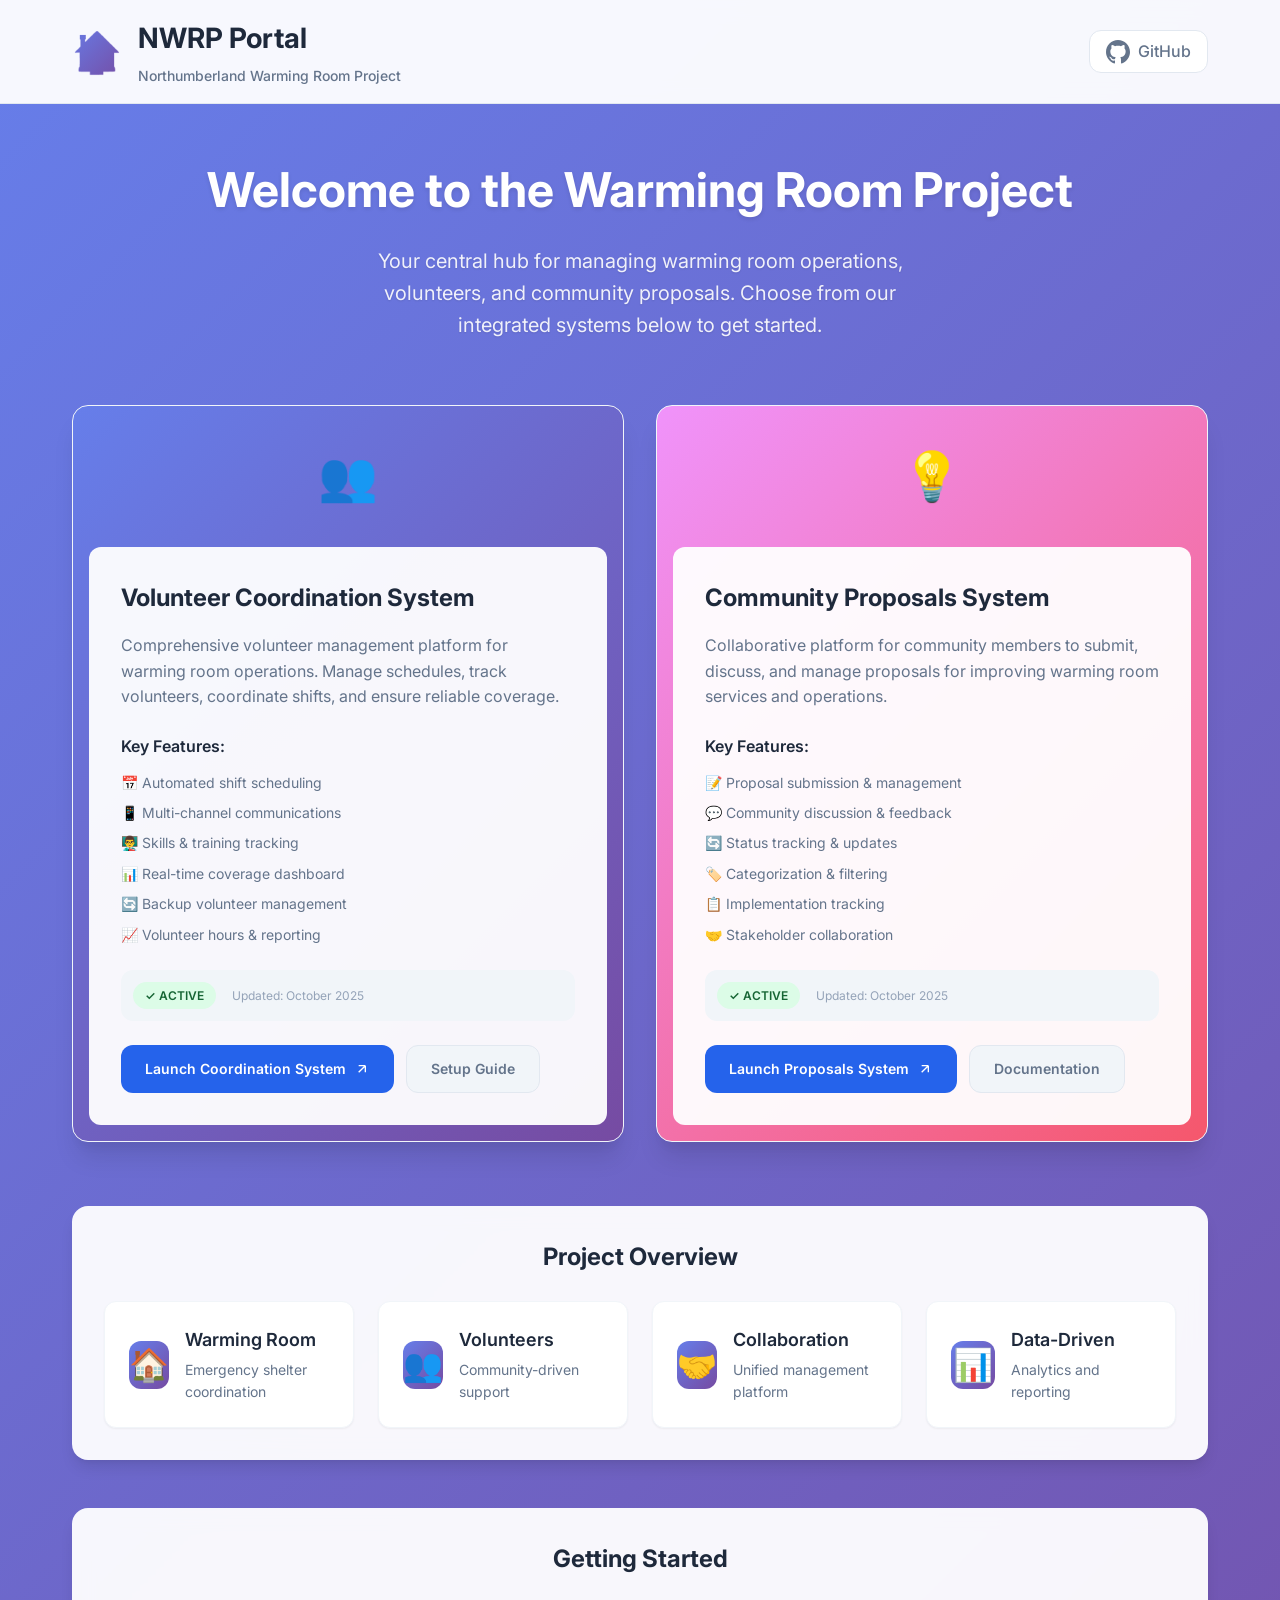
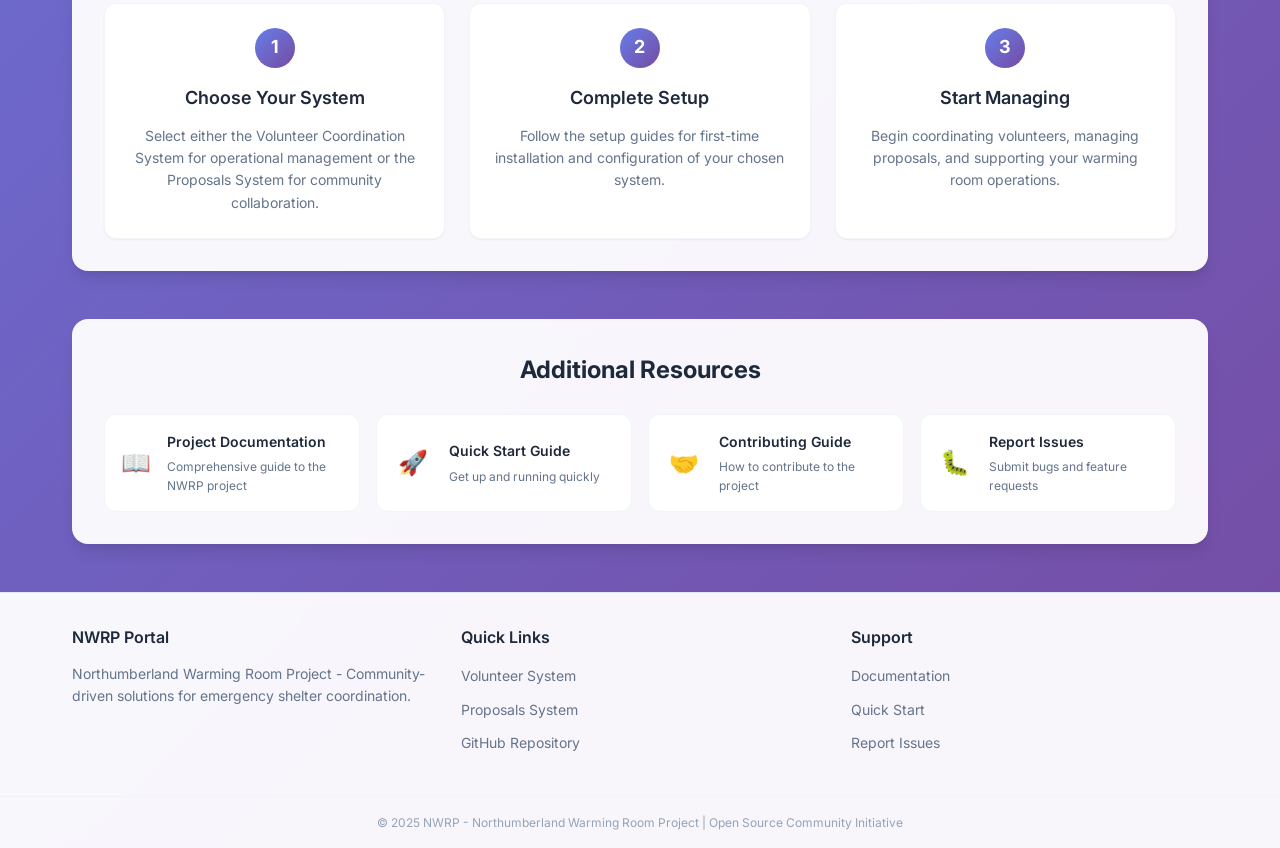
<file: index.html>
<!DOCTYPE html>
<html lang="en">
<head>
    <meta charset="UTF-8">
    <meta name="viewport" content="width=device-width, initial-scale=1.0">
    <title>NWRP - Northumberland Warming Room Portal</title>
    <link rel="stylesheet" href="assets/css/portal.css">
    <link href="https://fonts.googleapis.com/css2?family=Inter:wght@300;400;500;600;700&display=swap" rel="stylesheet">
</head>
<body>
    <div class="portal-container">
        <header class="portal-header">
            <div class="header-content">
                <div class="logo-section">
                    <div class="logo">🏠</div>
                    <div class="title-section">
                        <h1>NWRP Portal</h1>
                        <p>Northumberland Warming Room Project</p>
                    </div>
                </div>
                <div class="header-actions">
                    <a href="https://github.com/acesonder/NWRP" class="github-link" target="_blank">
                        <svg width="24" height="24" viewBox="0 0 24 24" fill="currentColor">
                            <path d="M12 0c-6.626 0-12 5.373-12 12 0 5.302 3.438 9.8 8.207 11.387.599.111.793-.261.793-.577v-2.234c-3.338.726-4.033-1.416-4.033-1.416-.546-1.387-1.333-1.756-1.333-1.756-1.089-.745.083-.729.083-.729 1.205.084 1.839 1.237 1.839 1.237 1.07 1.834 2.807 1.304 3.492.997.107-.775.418-1.305.762-1.604-2.665-.305-5.467-1.334-5.467-5.931 0-1.311.469-2.381 1.236-3.221-.124-.303-.535-1.524.117-3.176 0 0 1.008-.322 3.301 1.23.957-.266 1.983-.399 3.003-.404 1.02.005 2.047.138 3.006.404 2.291-1.552 3.297-1.23 3.297-1.23.653 1.653.242 2.874.118 3.176.77.84 1.235 1.911 1.235 3.221 0 4.609-2.807 5.624-5.479 5.921.43.372.823 1.102.823 2.222v3.293c0 .319.192.694.801.576 4.765-1.589 8.199-6.086 8.199-11.386 0-6.627-5.373-12-12-12z"/>
                        </svg>
                        GitHub
                    </a>
                </div>
            </div>
        </header>

        <main class="portal-main">
            <div class="welcome-section">
                <h2>Welcome to the Warming Room Project</h2>
                <p>Your central hub for managing warming room operations, volunteers, and community proposals. Choose from our integrated systems below to get started.</p>
            </div>

            <div class="systems-grid">
                <!-- Volunteer Coordination System -->
                <div class="system-card coordination-system">
                    <div class="system-icon">👥</div>
                    <div class="system-content">
                        <h3>Volunteer Coordination System</h3>
                        <p class="system-description">
                            Comprehensive volunteer management platform for warming room operations. 
                            Manage schedules, track volunteers, coordinate shifts, and ensure reliable coverage.
                        </p>
                        
                        <div class="system-features">
                            <h4>Key Features:</h4>
                            <ul>
                                <li>📅 Automated shift scheduling</li>
                                <li>📱 Multi-channel communications</li>
                                <li>👨‍🏫 Skills & training tracking</li>
                                <li>📊 Real-time coverage dashboard</li>
                                <li>🔄 Backup volunteer management</li>
                                <li>📈 Volunteer hours & reporting</li>
                            </ul>
                        </div>

                        <div class="system-status">
                            <span class="status-badge status-active">✓ Active</span>
                            <span class="last-updated">Updated: October 2025</span>
                        </div>

                        <div class="system-actions">
                            <a href="coordination-system/" class="btn btn-primary">
                                <span>Launch Coordination System</span>
                                <svg width="16" height="16" viewBox="0 0 24 24" fill="none" stroke="currentColor" stroke-width="2">
                                    <path d="M7 17L17 7M17 7H7M17 7V17"/>
                                </svg>
                            </a>
                            <a href="coordination-system/docs/SETUP.md" class="btn btn-secondary">Setup Guide</a>
                        </div>
                    </div>
                </div>

                <!-- Proposals Web App -->
                <div class="system-card proposals-system">
                    <div class="system-icon">💡</div>
                    <div class="system-content">
                        <h3>Community Proposals System</h3>
                        <p class="system-description">
                            Collaborative platform for community members to submit, discuss, and manage 
                            proposals for improving warming room services and operations.
                        </p>
                        
                        <div class="system-features">
                            <h4>Key Features:</h4>
                            <ul>
                                <li>📝 Proposal submission & management</li>
                                <li>💬 Community discussion & feedback</li>
                                <li>🔄 Status tracking & updates</li>
                                <li>🏷️ Categorization & filtering</li>
                                <li>📋 Implementation tracking</li>
                                <li>🤝 Stakeholder collaboration</li>
                            </ul>
                        </div>

                        <div class="system-status">
                            <span class="status-badge status-active">✓ Active</span>
                            <span class="last-updated">Updated: October 2025</span>
                        </div>

                        <div class="system-actions">
                            <a href="proposals/webapp/" class="btn btn-primary">
                                <span>Launch Proposals System</span>
                                <svg width="16" height="16" viewBox="0 0 24 24" fill="none" stroke="currentColor" stroke-width="2">
                                    <path d="M7 17L17 7M17 7H7M17 7V17"/>
                                </svg>
                            </a>
                            <a href="proposals/webapp/README.md" class="btn btn-secondary">Documentation</a>
                        </div>
                    </div>
                </div>
            </div>

            <!-- Quick Stats Section -->
            <div class="stats-section">
                <h3>Project Overview</h3>
                <div class="stats-grid">
                    <div class="stat-card">
                        <div class="stat-icon">🏠</div>
                        <div class="stat-content">
                            <h4>Warming Room</h4>
                            <p>Emergency shelter coordination</p>
                        </div>
                    </div>
                    <div class="stat-card">
                        <div class="stat-icon">👥</div>
                        <div class="stat-content">
                            <h4>Volunteers</h4>
                            <p>Community-driven support</p>
                        </div>
                    </div>
                    <div class="stat-card">
                        <div class="stat-icon">🤝</div>
                        <div class="stat-content">
                            <h4>Collaboration</h4>
                            <p>Unified management platform</p>
                        </div>
                    </div>
                    <div class="stat-card">
                        <div class="stat-icon">📊</div>
                        <div class="stat-content">
                            <h4>Data-Driven</h4>
                            <p>Analytics and reporting</p>
                        </div>
                    </div>
                </div>
            </div>

            <!-- Getting Started Section -->
            <div class="getting-started">
                <h3>Getting Started</h3>
                <div class="steps-grid">
                    <div class="step-card">
                        <div class="step-number">1</div>
                        <h4>Choose Your System</h4>
                        <p>Select either the Volunteer Coordination System for operational management or the Proposals System for community collaboration.</p>
                    </div>
                    <div class="step-card">
                        <div class="step-number">2</div>
                        <h4>Complete Setup</h4>
                        <p>Follow the setup guides for first-time installation and configuration of your chosen system.</p>
                    </div>
                    <div class="step-card">
                        <div class="step-number">3</div>
                        <h4>Start Managing</h4>
                        <p>Begin coordinating volunteers, managing proposals, and supporting your warming room operations.</p>
                    </div>
                </div>
            </div>

            <!-- Resources Section -->
            <div class="resources-section">
                <h3>Additional Resources</h3>
                <div class="resources-grid">
                    <a href="README.md" class="resource-link">
                        <div class="resource-icon">📖</div>
                        <div class="resource-content">
                            <h4>Project Documentation</h4>
                            <p>Comprehensive guide to the NWRP project</p>
                        </div>
                    </a>
                    <a href="QUICK_START.md" class="resource-link">
                        <div class="resource-icon">🚀</div>
                        <div class="resource-content">
                            <h4>Quick Start Guide</h4>
                            <p>Get up and running quickly</p>
                        </div>
                    </a>
                    <a href="CONTRIBUTING.md" class="resource-link">
                        <div class="resource-icon">🤝</div>
                        <div class="resource-content">
                            <h4>Contributing Guide</h4>
                            <p>How to contribute to the project</p>
                        </div>
                    </a>
                    <a href="https://github.com/acesonder/NWRP/issues" class="resource-link" target="_blank">
                        <div class="resource-icon">🐛</div>
                        <div class="resource-content">
                            <h4>Report Issues</h4>
                            <p>Submit bugs and feature requests</p>
                        </div>
                    </a>
                </div>
            </div>
        </main>

        <footer class="portal-footer">
            <div class="footer-content">
                <div class="footer-section">
                    <h4>NWRP Portal</h4>
                    <p>Northumberland Warming Room Project - Community-driven solutions for emergency shelter coordination.</p>
                </div>
                <div class="footer-section">
                    <h4>Quick Links</h4>
                    <ul>
                        <li><a href="coordination-system/">Volunteer System</a></li>
                        <li><a href="proposals/webapp/">Proposals System</a></li>
                        <li><a href="https://github.com/acesonder/NWRP">GitHub Repository</a></li>
                    </ul>
                </div>
                <div class="footer-section">
                    <h4>Support</h4>
                    <ul>
                        <li><a href="README.md">Documentation</a></li>
                        <li><a href="QUICK_START.md">Quick Start</a></li>
                        <li><a href="https://github.com/acesonder/NWRP/issues">Report Issues</a></li>
                    </ul>
                </div>
            </div>
            <div class="footer-bottom">
                <p>&copy; 2025 NWRP - Northumberland Warming Room Project | Open Source Community Initiative</p>
            </div>
        </footer>
    </div>

    <script>
        // Add some interactivity
        document.addEventListener('DOMContentLoaded', function() {
            // Add fade-in animation to system cards
            const cards = document.querySelectorAll('.system-card');
            cards.forEach((card, index) => {
                setTimeout(() => {
                    card.style.opacity = '0';
                    card.style.transform = 'translateY(20px)';
                    card.style.transition = 'opacity 0.6s ease, transform 0.6s ease';
                    
                    setTimeout(() => {
                        card.style.opacity = '1';
                        card.style.transform = 'translateY(0)';
                    }, 100);
                }, index * 200);
            });

            // Add hover effects to system cards
            cards.forEach(card => {
                card.addEventListener('mouseenter', function() {
                    this.style.transform = 'translateY(-5px)';
                    this.style.boxShadow = '0 10px 25px rgba(0, 0, 0, 0.15)';
                });
                
                card.addEventListener('mouseleave', function() {
                    this.style.transform = 'translateY(0)';
                    this.style.boxShadow = '0 4px 12px rgba(0, 0, 0, 0.1)';
                });
            });
        });
    </script>
</body>
</html>
</file>
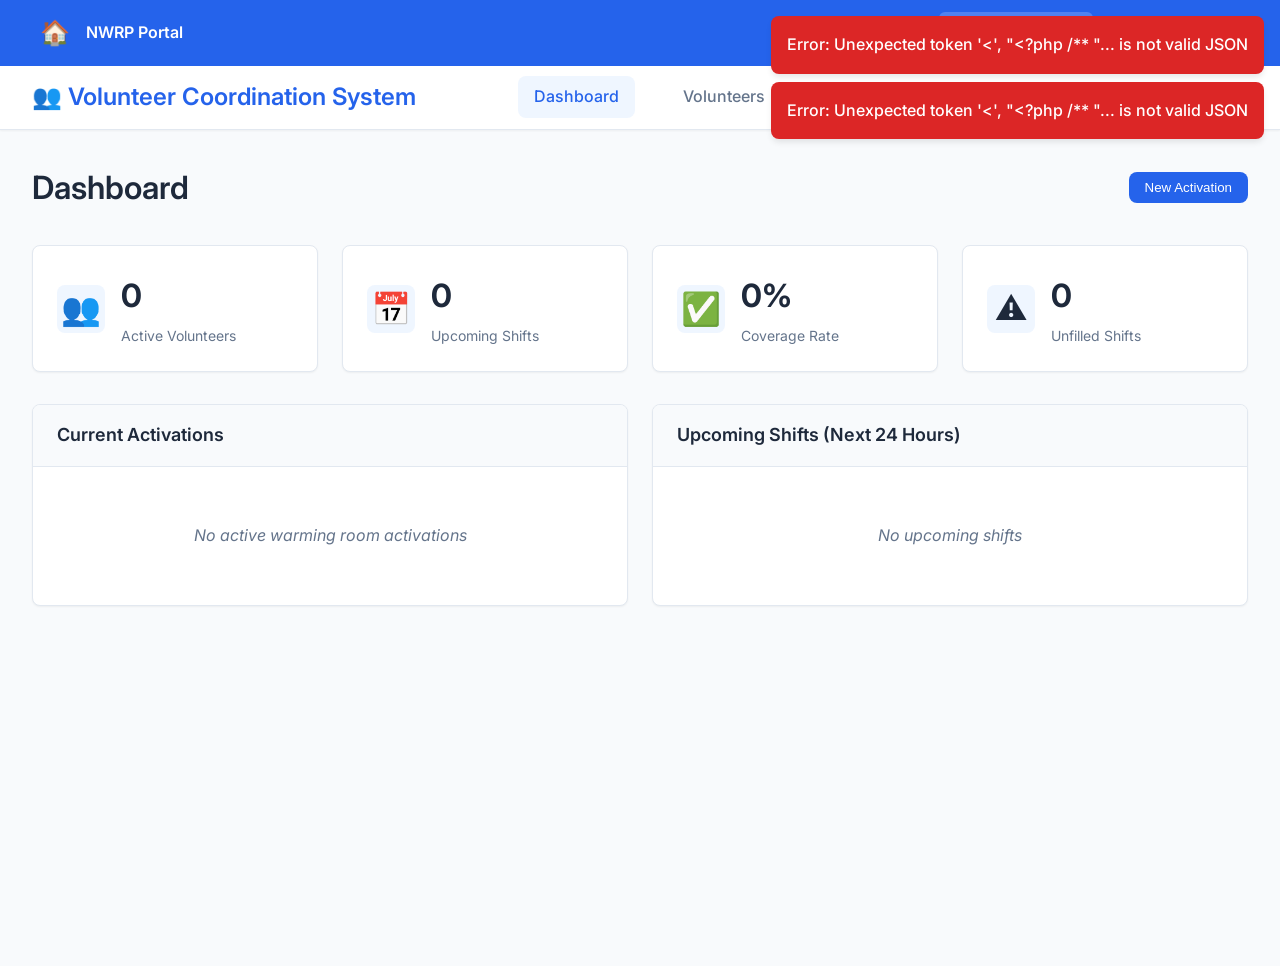
<file: coordination-system/index.html>
<!DOCTYPE html>
<html lang="en">
<head>
    <meta charset="UTF-8">
    <meta name="viewport" content="width=device-width, initial-scale=1.0">
    <title>Volunteer Coordination System</title>
    <link rel="stylesheet" href="css/style.css">
    <link href="https://fonts.googleapis.com/css2?family=Inter:wght@300;400;500;600;700&display=swap" rel="stylesheet">
    <script src="js/main.js" defer></script>
</head>
<body>
    <!-- NWRP Navigation -->
    <div class="nwrp-nav-bar" style="background: #2563eb; color: white; padding: 0.75rem 1rem; font-family: Inter, sans-serif;">
        <div style="display: flex; justify-content: space-between; align-items: center; max-width: 1200px; margin: 0 auto;">
            <div style="display: flex; align-items: center; gap: 1rem;">
                <span style="font-size: 1.5rem;">🏠</span>
                <span style="font-weight: 600;">NWRP Portal</span>
            </div>
            <nav style="display: flex; gap: 1rem; align-items: center;">
                <a href="../" style="color: white; text-decoration: none; padding: 0.5rem 1rem; border-radius: 6px;">
                    🌟 Main Portal
                </a>
                <a href="./" style="color: white; text-decoration: none; padding: 0.5rem 1rem; border-radius: 6px; background: rgba(255,255,255,0.2);">
                    👥 Coordination
                </a>
                <a href="../proposals/webapp/" style="color: white; text-decoration: none; padding: 0.5rem 1rem; border-radius: 6px;">
                    💡 Proposals
                </a>
            </nav>
        </div>
    </div>

    <div id="app">
        <header>
            <nav class="navbar">
                <div class="nav-brand">
                    <h1>👥 Volunteer Coordination System</h1>
                </div>
                <div class="nav-menu">
                    <a href="#dashboard" class="nav-link active" data-section="dashboard">Dashboard</a>
                    <a href="#volunteers" class="nav-link" data-section="volunteers">Volunteers</a>
                    <a href="#scheduling" class="nav-link" data-section="scheduling">Scheduling</a>
                    <a href="#communications" class="nav-link" data-section="communications">Communications</a>
                    <a href="#reports" class="nav-link" data-section="reports">Reports</a>
                </div>
            </nav>
        </header>

        <main class="main-content">
            <!-- Dashboard Section -->
            <section id="dashboard-section" class="content-section active">
                <div class="page-header">
                    <h2>Dashboard</h2>
                    <div class="header-actions">
                        <button class="btn btn-primary" onclick="showActivationForm()">
                            New Activation
                        </button>
                    </div>
                </div>

                <div class="dashboard-grid">
                    <div class="stat-card">
                        <div class="stat-icon">👥</div>
                        <div class="stat-content">
                            <h3 id="active-volunteers">0</h3>
                            <p>Active Volunteers</p>
                        </div>
                    </div>
                    
                    <div class="stat-card">
                        <div class="stat-icon">📅</div>
                        <div class="stat-content">
                            <h3 id="upcoming-shifts">0</h3>
                            <p>Upcoming Shifts</p>
                        </div>
                    </div>
                    
                    <div class="stat-card">
                        <div class="stat-icon">✅</div>
                        <div class="stat-content">
                            <h3 id="coverage-rate">0%</h3>
                            <p>Coverage Rate</p>
                        </div>
                    </div>
                    
                    <div class="stat-card">
                        <div class="stat-icon">⚠️</div>
                        <div class="stat-content">
                            <h3 id="unfilled-shifts">0</h3>
                            <p>Unfilled Shifts</p>
                        </div>
                    </div>
                </div>

                <div class="dashboard-content">
                    <div class="card">
                        <div class="card-header">
                            <h3>Current Activations</h3>
                        </div>
                        <div class="card-body">
                            <div id="current-activations">
                                <p class="no-data">No active warming room activations</p>
                            </div>
                        </div>
                    </div>

                    <div class="card">
                        <div class="card-header">
                            <h3>Upcoming Shifts (Next 24 Hours)</h3>
                        </div>
                        <div class="card-body">
                            <div id="upcoming-shifts-list">
                                <p class="no-data">No upcoming shifts</p>
                            </div>
                        </div>
                    </div>
                </div>
            </section>

            <!-- Volunteers Section -->
            <section id="volunteers-section" class="content-section">
                <div class="page-header">
                    <h2>Volunteer Management</h2>
                    <div class="header-actions">
                        <button class="btn btn-primary" onclick="showVolunteerForm()">
                            Add Volunteer
                        </button>
                    </div>
                </div>

                <div class="filters">
                    <select id="status-filter" onchange="filterVolunteers()">
                        <option value="">All Statuses</option>
                        <option value="active">Active</option>
                        <option value="pending">Pending</option>
                        <option value="inactive">Inactive</option>
                    </select>
                    <select id="skill-filter" onchange="filterVolunteers()">
                        <option value="">All Skills</option>
                        <option value="first_aid">First Aid</option>
                        <option value="language">Language</option>
                        <option value="medical">Medical</option>
                        <option value="mental_health">Mental Health</option>
                        <option value="leadership">Leadership</option>
                    </select>
                </div>

                <div class="card">
                    <div class="card-body">
                        <div id="volunteers-table">
                            <table class="data-table">
                                <thead>
                                    <tr>
                                        <th>Name</th>
                                        <th>Email</th>
                                        <th>Phone</th>
                                        <th>Status</th>
                                        <th>Skills</th>
                                        <th>Actions</th>
                                    </tr>
                                </thead>
                                <tbody id="volunteers-tbody">
                                    <!-- Volunteers will be loaded here -->
                                </tbody>
                            </table>
                        </div>
                    </div>
                </div>
            </section>

            <!-- Scheduling Section -->
            <section id="scheduling-section" class="content-section">
                <div class="page-header">
                    <h2>Shift Scheduling</h2>
                    <div class="header-actions">
                        <button class="btn btn-primary" onclick="showShiftForm()">
                            Create Shift
                        </button>
                        <button class="btn btn-secondary" onclick="generateShifts()">
                            Generate Shifts
                        </button>
                    </div>
                </div>

                <div class="schedule-controls">
                    <div class="date-picker">
                        <label for="schedule-date">Date:</label>
                        <input type="date" id="schedule-date" onchange="loadSchedule()">
                    </div>
                    <select id="activation-filter" onchange="loadSchedule()">
                        <option value="">Select Activation</option>
                        <!-- Activations loaded here -->
                    </select>
                </div>

                <div id="schedule-grid" class="schedule-container">
                    <!-- Schedule will be loaded here -->
                </div>
            </section>

            <!-- Communications Section -->
            <section id="communications-section" class="content-section">
                <div class="page-header">
                    <h2>Communications</h2>
                    <div class="header-actions">
                        <button class="btn btn-primary" onclick="showMessageForm()">
                            Send Message
                        </button>
                    </div>
                </div>

                <div class="comm-grid">
                    <div class="card">
                        <div class="card-header">
                            <h3>Send Notification</h3>
                        </div>
                        <div class="card-body">
                            <form id="message-form">
                                <div class="form-group">
                                    <label for="message-type">Message Type</label>
                                    <select id="message-type" required>
                                        <option value="reminder">Shift Reminder</option>
                                        <option value="alert">Alert</option>
                                        <option value="update">General Update</option>
                                    </select>
                                </div>
                                
                                <div class="form-group">
                                    <label for="recipients">Recipients</label>
                                    <select id="recipients" required>
                                        <option value="all_volunteers">All Volunteers</option>
                                        <option value="shift_volunteers">Shift Volunteers</option>
                                        <option value="coordinators">Coordinators</option>
                                    </select>
                                </div>
                                
                                <div class="form-group">
                                    <label for="message-subject">Subject</label>
                                    <input type="text" id="message-subject" required>
                                </div>
                                
                                <div class="form-group">
                                    <label for="message-body">Message</label>
                                    <textarea id="message-body" rows="4" required></textarea>
                                </div>
                                
                                <button type="submit" class="btn btn-primary">Send Message</button>
                            </form>
                        </div>
                    </div>

                    <div class="card">
                        <div class="card-header">
                            <h3>Recent Communications</h3>
                        </div>
                        <div class="card-body">
                            <div id="recent-communications">
                                <!-- Recent messages will be loaded here -->
                            </div>
                        </div>
                    </div>
                </div>
            </section>

            <!-- Reports Section -->
            <section id="reports-section" class="content-section">
                <div class="page-header">
                    <h2>Reports & Analytics</h2>
                </div>

                <div class="reports-grid">
                    <div class="card">
                        <div class="card-header">
                            <h3>Volunteer Hours</h3>
                        </div>
                        <div class="card-body">
                            <canvas id="hours-chart"></canvas>
                        </div>
                    </div>

                    <div class="card">
                        <div class="card-header">
                            <h3>Coverage Metrics</h3>
                        </div>
                        <div class="card-body">
                            <div id="coverage-metrics">
                                <!-- Metrics will be loaded here -->
                            </div>
                        </div>
                    </div>

                    <div class="card">
                        <div class="card-header">
                            <h3>Volunteer Activity</h3>
                        </div>
                        <div class="card-body">
                            <div id="volunteer-activity">
                                <!-- Activity data will be loaded here -->
                            </div>
                        </div>
                    </div>
                </div>
            </section>
        </main>
    </div>

    <!-- Modal for forms -->
    <div id="modal" class="modal">
        <div class="modal-content">
            <span class="modal-close" onclick="closeModal()">&times;</span>
            <div id="modal-body">
                <!-- Modal content will be loaded here -->
            </div>
        </div>
    </div>

    <!-- Loading spinner -->
    <div id="loading" class="loading hidden">
        <div class="spinner"></div>
    </div>

    <!-- Toast notifications -->
    <div id="toast-container" class="toast-container"></div>
</body>
</html>
</file>
<file: assets/css/portal.css>
/* NWRP Portal Styles */
:root {
    --primary-color: #2563eb;
    --primary-light: #3b82f6;
    --primary-dark: #1e40af;
    --secondary-color: #64748b;
    --accent-color: #059669;
    --accent-light: #10b981;
    --warning-color: #f59e0b;
    --danger-color: #ef4444;
    --background-color: #f8fafc;
    --background-gradient: linear-gradient(135deg, #667eea 0%, #764ba2 100%);
    --surface-color: #ffffff;
    --surface-alt: #f1f5f9;
    --text-primary: #1e293b;
    --text-secondary: #64748b;
    --text-muted: #94a3b8;
    --border-color: #e2e8f0;
    --border-light: #f1f5f9;
    --shadow-sm: 0 1px 2px 0 rgb(0 0 0 / 0.05);
    --shadow-md: 0 4px 6px -1px rgb(0 0 0 / 0.1), 0 2px 4px -1px rgb(0 0 0 / 0.06);
    --shadow-lg: 0 10px 15px -3px rgb(0 0 0 / 0.1), 0 4px 6px -2px rgb(0 0 0 / 0.05);
    --shadow-xl: 0 20px 25px -5px rgb(0 0 0 / 0.1), 0 10px 10px -5px rgb(0 0 0 / 0.04);
    --border-radius: 12px;
    --border-radius-lg: 16px;
    --font-family: 'Inter', -apple-system, BlinkMacSystemFont, sans-serif;
}

* {
    margin: 0;
    padding: 0;
    box-sizing: border-box;
}

body {
    font-family: var(--font-family);
    background: var(--background-gradient);
    min-height: 100vh;
    line-height: 1.6;
    color: var(--text-primary);
}

/* Portal Container */
.portal-container {
    min-height: 100vh;
    display: flex;
    flex-direction: column;
}

/* Header */
.portal-header {
    background: rgba(255, 255, 255, 0.95);
    backdrop-filter: blur(10px);
    border-bottom: 1px solid var(--border-color);
    padding: 1rem 0;
    position: sticky;
    top: 0;
    z-index: 100;
}

.header-content {
    max-width: 1200px;
    margin: 0 auto;
    padding: 0 2rem;
    display: flex;
    justify-content: space-between;
    align-items: center;
}

.logo-section {
    display: flex;
    align-items: center;
    gap: 1rem;
}

.logo {
    font-size: 2.5rem;
    background: var(--background-gradient);
    -webkit-background-clip: text;
    -webkit-text-fill-color: transparent;
    background-clip: text;
}

.title-section h1 {
    font-size: 1.75rem;
    font-weight: 700;
    color: var(--text-primary);
    margin-bottom: 0.25rem;
}

.title-section p {
    color: var(--text-secondary);
    font-size: 0.875rem;
    font-weight: 500;
}

.github-link {
    display: flex;
    align-items: center;
    gap: 0.5rem;
    text-decoration: none;
    color: var(--text-secondary);
    font-weight: 500;
    padding: 0.5rem 1rem;
    border-radius: var(--border-radius);
    border: 1px solid var(--border-color);
    background: var(--surface-color);
    transition: all 0.2s ease;
}

.github-link:hover {
    color: var(--text-primary);
    border-color: var(--primary-color);
    box-shadow: var(--shadow-sm);
}

/* Main Content */
.portal-main {
    flex: 1;
    max-width: 1200px;
    margin: 0 auto;
    padding: 3rem 2rem;
    width: 100%;
}

/* Welcome Section */
.welcome-section {
    text-align: center;
    margin-bottom: 4rem;
}

.welcome-section h2 {
    font-size: 3rem;
    font-weight: 700;
    color: white;
    margin-bottom: 1rem;
    text-shadow: 0 2px 4px rgba(0, 0, 0, 0.1);
}

.welcome-section p {
    font-size: 1.25rem;
    color: rgba(255, 255, 255, 0.9);
    max-width: 600px;
    margin: 0 auto;
    text-shadow: 0 1px 2px rgba(0, 0, 0, 0.1);
}

/* Systems Grid */
.systems-grid {
    display: grid;
    grid-template-columns: 1fr 1fr;
    gap: 2rem;
    margin-bottom: 4rem;
}

.system-card {
    background: var(--surface-color);
    border-radius: var(--border-radius-lg);
    box-shadow: var(--shadow-xl);
    overflow: hidden;
    transition: all 0.3s ease;
    border: 1px solid var(--border-light);
}

.system-card:hover {
    transform: translateY(-5px);
    box-shadow: 0 25px 50px -12px rgba(0, 0, 0, 0.15);
}

.coordination-system {
    background: linear-gradient(135deg, #667eea 0%, #764ba2 100%);
    color: white;
}

.coordination-system .system-content {
    background: rgba(255, 255, 255, 0.95);
    color: var(--text-primary);
    margin: 1rem;
    border-radius: var(--border-radius);
    padding: 2rem;
}

.proposals-system {
    background: linear-gradient(135deg, #f093fb 0%, #f5576c 100%);
    color: white;
}

.proposals-system .system-content {
    background: rgba(255, 255, 255, 0.95);
    color: var(--text-primary);
    margin: 1rem;
    border-radius: var(--border-radius);
    padding: 2rem;
}

.system-icon {
    font-size: 3rem;
    text-align: center;
    padding: 2rem 2rem 1rem;
}

.system-content h3 {
    font-size: 1.5rem;
    font-weight: 700;
    margin-bottom: 1rem;
    color: var(--text-primary);
}

.system-description {
    color: var(--text-secondary);
    margin-bottom: 1.5rem;
    line-height: 1.6;
}

.system-features {
    margin-bottom: 1.5rem;
}

.system-features h4 {
    font-size: 1rem;
    font-weight: 600;
    color: var(--text-primary);
    margin-bottom: 0.75rem;
}

.system-features ul {
    list-style: none;
    padding: 0;
}

.system-features li {
    color: var(--text-secondary);
    margin-bottom: 0.5rem;
    font-size: 0.875rem;
    display: flex;
    align-items: center;
    gap: 0.5rem;
}

.system-status {
    display: flex;
    align-items: center;
    gap: 1rem;
    margin-bottom: 1.5rem;
    padding: 0.75rem;
    background: var(--surface-alt);
    border-radius: var(--border-radius);
}

.status-badge {
    padding: 0.25rem 0.75rem;
    border-radius: 9999px;
    font-size: 0.75rem;
    font-weight: 600;
    text-transform: uppercase;
}

.status-active {
    background: #dcfce7;
    color: #166534;
}

.last-updated {
    font-size: 0.75rem;
    color: var(--text-muted);
}

.system-actions {
    display: flex;
    gap: 0.75rem;
}

/* Buttons */
.btn {
    display: inline-flex;
    align-items: center;
    gap: 0.5rem;
    padding: 0.75rem 1.5rem;
    border: none;
    border-radius: var(--border-radius);
    font-weight: 600;
    text-decoration: none;
    cursor: pointer;
    transition: all 0.2s ease;
    font-size: 0.875rem;
}

.btn-primary {
    background: var(--primary-color);
    color: white;
}

.btn-primary:hover {
    background: var(--primary-dark);
    transform: translateY(-1px);
    box-shadow: var(--shadow-md);
}

.btn-secondary {
    background: var(--surface-alt);
    color: var(--text-secondary);
    border: 1px solid var(--border-color);
}

.btn-secondary:hover {
    background: var(--surface-color);
    color: var(--text-primary);
    border-color: var(--primary-color);
}

/* Stats Section */
.stats-section {
    background: rgba(255, 255, 255, 0.95);
    border-radius: var(--border-radius-lg);
    padding: 2rem;
    margin-bottom: 3rem;
    backdrop-filter: blur(10px);
    box-shadow: var(--shadow-lg);
}

.stats-section h3 {
    font-size: 1.5rem;
    font-weight: 700;
    margin-bottom: 1.5rem;
    text-align: center;
    color: var(--text-primary);
}

.stats-grid {
    display: grid;
    grid-template-columns: repeat(auto-fit, minmax(250px, 1fr));
    gap: 1.5rem;
}

.stat-card {
    display: flex;
    align-items: center;
    gap: 1rem;
    padding: 1.5rem;
    background: var(--surface-color);
    border-radius: var(--border-radius);
    box-shadow: var(--shadow-sm);
    border: 1px solid var(--border-light);
}

.stat-icon {
    font-size: 2rem;
    width: 3rem;
    height: 3rem;
    display: flex;
    align-items: center;
    justify-content: center;
    background: var(--background-gradient);
    border-radius: var(--border-radius);
}

.stat-content h4 {
    font-size: 1.125rem;
    font-weight: 600;
    color: var(--text-primary);
    margin-bottom: 0.25rem;
}

.stat-content p {
    color: var(--text-secondary);
    font-size: 0.875rem;
}

/* Getting Started */
.getting-started {
    background: rgba(255, 255, 255, 0.95);
    border-radius: var(--border-radius-lg);
    padding: 2rem;
    margin-bottom: 3rem;
    backdrop-filter: blur(10px);
    box-shadow: var(--shadow-lg);
}

.getting-started h3 {
    font-size: 1.5rem;
    font-weight: 700;
    margin-bottom: 1.5rem;
    text-align: center;
    color: var(--text-primary);
}

.steps-grid {
    display: grid;
    grid-template-columns: repeat(auto-fit, minmax(300px, 1fr));
    gap: 1.5rem;
}

.step-card {
    padding: 1.5rem;
    background: var(--surface-color);
    border-radius: var(--border-radius);
    box-shadow: var(--shadow-sm);
    border: 1px solid var(--border-light);
    text-align: center;
}

.step-number {
    width: 2.5rem;
    height: 2.5rem;
    background: var(--background-gradient);
    color: white;
    border-radius: 50%;
    display: flex;
    align-items: center;
    justify-content: center;
    font-weight: 700;
    font-size: 1.125rem;
    margin: 0 auto 1rem;
}

.step-card h4 {
    font-size: 1.125rem;
    font-weight: 600;
    margin-bottom: 0.75rem;
    color: var(--text-primary);
}

.step-card p {
    color: var(--text-secondary);
    font-size: 0.875rem;
    line-height: 1.6;
}

/* Resources Section */
.resources-section {
    background: rgba(255, 255, 255, 0.95);
    border-radius: var(--border-radius-lg);
    padding: 2rem;
    backdrop-filter: blur(10px);
    box-shadow: var(--shadow-lg);
}

.resources-section h3 {
    font-size: 1.5rem;
    font-weight: 700;
    margin-bottom: 1.5rem;
    text-align: center;
    color: var(--text-primary);
}

.resources-grid {
    display: grid;
    grid-template-columns: repeat(auto-fit, minmax(250px, 1fr));
    gap: 1rem;
}

.resource-link {
    display: flex;
    align-items: center;
    gap: 1rem;
    padding: 1rem;
    background: var(--surface-color);
    border-radius: var(--border-radius);
    text-decoration: none;
    color: var(--text-primary);
    border: 1px solid var(--border-light);
    transition: all 0.2s ease;
}

.resource-link:hover {
    transform: translateY(-2px);
    box-shadow: var(--shadow-md);
    border-color: var(--primary-color);
}

.resource-icon {
    font-size: 1.5rem;
    width: 2.5rem;
    text-align: center;
}

.resource-content h4 {
    font-size: 0.875rem;
    font-weight: 600;
    margin-bottom: 0.25rem;
}

.resource-content p {
    font-size: 0.75rem;
    color: var(--text-secondary);
}

/* Footer */
.portal-footer {
    background: rgba(255, 255, 255, 0.95);
    backdrop-filter: blur(10px);
    margin-top: auto;
    border-top: 1px solid var(--border-color);
}

.footer-content {
    max-width: 1200px;
    margin: 0 auto;
    padding: 2rem;
    display: grid;
    grid-template-columns: repeat(auto-fit, minmax(250px, 1fr));
    gap: 2rem;
}

.footer-section h4 {
    font-size: 1rem;
    font-weight: 600;
    margin-bottom: 0.75rem;
    color: var(--text-primary);
}

.footer-section p {
    color: var(--text-secondary);
    font-size: 0.875rem;
    line-height: 1.6;
}

.footer-section ul {
    list-style: none;
    padding: 0;
}

.footer-section li {
    margin-bottom: 0.5rem;
}

.footer-section a {
    color: var(--text-secondary);
    text-decoration: none;
    font-size: 0.875rem;
    transition: color 0.2s ease;
}

.footer-section a:hover {
    color: var(--primary-color);
}

.footer-bottom {
    border-top: 1px solid var(--border-light);
    padding: 1rem 2rem;
    text-align: center;
    color: var(--text-muted);
    font-size: 0.75rem;
}

/* Responsive Design */
@media (max-width: 768px) {
    .portal-main {
        padding: 2rem 1rem;
    }
    
    .header-content {
        padding: 0 1rem;
        flex-direction: column;
        gap: 1rem;
        text-align: center;
    }
    
    .welcome-section h2 {
        font-size: 2rem;
    }
    
    .welcome-section p {
        font-size: 1rem;
    }
    
    .systems-grid {
        grid-template-columns: 1fr;
        gap: 1.5rem;
    }
    
    .stats-grid,
    .steps-grid,
    .resources-grid {
        grid-template-columns: 1fr;
    }
    
    .system-actions {
        flex-direction: column;
    }
    
    .footer-content {
        padding: 1.5rem 1rem;
        grid-template-columns: 1fr;
        text-align: center;
    }
}

@media (max-width: 480px) {
    .btn {
        padding: 0.625rem 1rem;
        font-size: 0.8rem;
    }
    
    .system-icon {
        font-size: 2.5rem;
        padding: 1.5rem 1.5rem 0.75rem;
    }
    
    .system-content {
        margin: 0.75rem;
        padding: 1.5rem;
    }
}
</file>
<file: coordination-system/css/style.css>
/* Volunteer Coordination System Styles */
:root {
    --primary-color: #2563eb;
    --primary-light: #3b82f6;
    --primary-dark: #1e40af;
    --secondary-color: #64748b;
    --success-color: #059669;
    --warning-color: #d97706;
    --danger-color: #dc2626;
    --background-color: #f8fafc;
    --surface-color: #ffffff;
    --text-primary: #1e293b;
    --text-secondary: #64748b;
    --border-color: #e2e8f0;
    --shadow-sm: 0 1px 2px 0 rgb(0 0 0 / 0.05);
    --shadow-md: 0 4px 6px -1px rgb(0 0 0 / 0.1);
    --shadow-lg: 0 10px 15px -3px rgb(0 0 0 / 0.1);
    --border-radius: 8px;
    --font-family: 'Inter', -apple-system, BlinkMacSystemFont, sans-serif;
}

* {
    margin: 0;
    padding: 0;
    box-sizing: border-box;
}

body {
    font-family: var(--font-family);
    background-color: var(--background-color);
    color: var(--text-primary);
    line-height: 1.6;
}

/* Layout */
#app {
    min-height: 100vh;
    display: flex;
    flex-direction: column;
}

/* Navigation */
.navbar {
    background-color: var(--surface-color);
    border-bottom: 1px solid var(--border-color);
    padding: 0 2rem;
    display: flex;
    justify-content: space-between;
    align-items: center;
    height: 4rem;
    box-shadow: var(--shadow-sm);
}

.nav-brand h1 {
    color: var(--primary-color);
    font-size: 1.5rem;
    font-weight: 600;
}

.nav-menu {
    display: flex;
    gap: 2rem;
}

.nav-link {
    text-decoration: none;
    color: var(--text-secondary);
    font-weight: 500;
    padding: 0.5rem 1rem;
    border-radius: var(--border-radius);
    transition: all 0.2s ease;
}

.nav-link:hover,
.nav-link.active {
    color: var(--primary-color);
    background-color: #eff6ff;
}

/* Main Content */
.main-content {
    flex: 1;
    padding: 2rem;
    max-width: 1400px;
    margin: 0 auto;
    width: 100%;
}

.content-section {
    display: none;
}

.content-section.active {
    display: block;
}

.page-header {
    display: flex;
    justify-content: space-between;
    align-items: center;
    margin-bottom: 2rem;
}

.page-header h2 {
    font-size: 2rem;
    font-weight: 600;
    color: var(--text-primary);
}

.header-actions {
    display: flex;
    gap: 1rem;
}

/* Buttons */
.btn {
    padding: 0.5rem 1rem;
    border: none;
    border-radius: var(--border-radius);
    font-weight: 500;
    cursor: pointer;
    transition: all 0.2s ease;
    text-decoration: none;
    display: inline-flex;
    align-items: center;
    gap: 0.5rem;
}

.btn-primary {
    background-color: var(--primary-color);
    color: white;
}

.btn-primary:hover {
    background-color: var(--primary-dark);
}

.btn-secondary {
    background-color: var(--secondary-color);
    color: white;
}

.btn-secondary:hover {
    background-color: #475569;
}

.btn-success {
    background-color: var(--success-color);
    color: white;
}

.btn-warning {
    background-color: var(--warning-color);
    color: white;
}

.btn-danger {
    background-color: var(--danger-color);
    color: white;
}

.btn-sm {
    padding: 0.25rem 0.5rem;
    font-size: 0.875rem;
}

/* Cards */
.card {
    background-color: var(--surface-color);
    border-radius: var(--border-radius);
    box-shadow: var(--shadow-sm);
    border: 1px solid var(--border-color);
    overflow: hidden;
}

.card-header {
    padding: 1rem 1.5rem;
    border-bottom: 1px solid var(--border-color);
    background-color: #f8fafc;
}

.card-header h3 {
    font-size: 1.125rem;
    font-weight: 600;
    color: var(--text-primary);
}

.card-body {
    padding: 1.5rem;
}

/* Dashboard */
.dashboard-grid {
    display: grid;
    grid-template-columns: repeat(auto-fit, minmax(250px, 1fr));
    gap: 1.5rem;
    margin-bottom: 2rem;
}

.stat-card {
    background-color: var(--surface-color);
    padding: 1.5rem;
    border-radius: var(--border-radius);
    box-shadow: var(--shadow-sm);
    border: 1px solid var(--border-color);
    display: flex;
    align-items: center;
    gap: 1rem;
}

.stat-icon {
    font-size: 2rem;
    width: 3rem;
    height: 3rem;
    display: flex;
    align-items: center;
    justify-content: center;
    background-color: #eff6ff;
    border-radius: var(--border-radius);
}

.stat-content h3 {
    font-size: 2rem;
    font-weight: 700;
    color: var(--text-primary);
    margin-bottom: 0.25rem;
}

.stat-content p {
    color: var(--text-secondary);
    font-size: 0.875rem;
}

.dashboard-content {
    display: grid;
    grid-template-columns: 1fr 1fr;
    gap: 1.5rem;
}

/* Forms */
.form-group {
    margin-bottom: 1rem;
}

.form-group label {
    display: block;
    margin-bottom: 0.5rem;
    font-weight: 500;
    color: var(--text-primary);
}

.form-group input,
.form-group select,
.form-group textarea {
    width: 100%;
    padding: 0.5rem;
    border: 1px solid var(--border-color);
    border-radius: var(--border-radius);
    font-size: 1rem;
    transition: border-color 0.2s ease;
}

.form-group input:focus,
.form-group select:focus,
.form-group textarea:focus {
    outline: none;
    border-color: var(--primary-color);
    box-shadow: 0 0 0 3px rgba(37, 99, 235, 0.1);
}

/* Tables */
.data-table {
    width: 100%;
    border-collapse: collapse;
    font-size: 0.875rem;
}

.data-table th {
    text-align: left;
    padding: 0.75rem;
    font-weight: 600;
    color: var(--text-secondary);
    border-bottom: 1px solid var(--border-color);
    background-color: #f8fafc;
}

.data-table td {
    padding: 0.75rem;
    border-bottom: 1px solid var(--border-color);
}

.data-table tr:hover {
    background-color: #f8fafc;
}

/* Filters */
.filters {
    display: flex;
    gap: 1rem;
    margin-bottom: 1.5rem;
}

.filters select {
    padding: 0.5rem;
    border: 1px solid var(--border-color);
    border-radius: var(--border-radius);
}

/* Schedule */
.schedule-controls {
    display: flex;
    gap: 1rem;
    margin-bottom: 1.5rem;
    align-items: center;
}

.date-picker {
    display: flex;
    align-items: center;
    gap: 0.5rem;
}

.schedule-container {
    background-color: var(--surface-color);
    border-radius: var(--border-radius);
    box-shadow: var(--shadow-sm);
    border: 1px solid var(--border-color);
    overflow-x: auto;
}

/* Communications */
.comm-grid {
    display: grid;
    grid-template-columns: 1fr 1fr;
    gap: 1.5rem;
}

/* Reports */
.reports-grid {
    display: grid;
    grid-template-columns: 2fr 1fr 1fr;
    gap: 1.5rem;
}

/* Modal */
.modal {
    display: none;
    position: fixed;
    z-index: 1000;
    left: 0;
    top: 0;
    width: 100%;
    height: 100%;
    background-color: rgba(0, 0, 0, 0.5);
}

.modal.active {
    display: flex;
    align-items: center;
    justify-content: center;
}

.modal-content {
    background-color: var(--surface-color);
    border-radius: var(--border-radius);
    box-shadow: var(--shadow-lg);
    max-width: 90%;
    max-height: 90%;
    overflow-y: auto;
    position: relative;
}

.modal-close {
    position: absolute;
    top: 1rem;
    right: 1rem;
    font-size: 1.5rem;
    cursor: pointer;
    color: var(--text-secondary);
    z-index: 1001;
}

.modal-close:hover {
    color: var(--text-primary);
}

/* Loading */
.loading {
    position: fixed;
    top: 0;
    left: 0;
    width: 100%;
    height: 100%;
    background-color: rgba(255, 255, 255, 0.8);
    display: flex;
    align-items: center;
    justify-content: center;
    z-index: 2000;
}

.loading.hidden {
    display: none;
}

.spinner {
    width: 2rem;
    height: 2rem;
    border: 2px solid var(--border-color);
    border-top: 2px solid var(--primary-color);
    border-radius: 50%;
    animation: spin 1s linear infinite;
}

@keyframes spin {
    0% { transform: rotate(0deg); }
    100% { transform: rotate(360deg); }
}

/* Toasts */
.toast-container {
    position: fixed;
    top: 1rem;
    right: 1rem;
    z-index: 3000;
    display: flex;
    flex-direction: column;
    gap: 0.5rem;
}

.toast {
    padding: 1rem;
    border-radius: var(--border-radius);
    box-shadow: var(--shadow-md);
    color: white;
    font-weight: 500;
    animation: slideIn 0.3s ease;
}

.toast.success { background-color: var(--success-color); }
.toast.warning { background-color: var(--warning-color); }
.toast.error { background-color: var(--danger-color); }
.toast.info { background-color: var(--primary-color); }

@keyframes slideIn {
    from {
        transform: translateX(100%);
        opacity: 0;
    }
    to {
        transform: translateX(0);
        opacity: 1;
    }
}

/* Status badges */
.status-badge {
    padding: 0.25rem 0.5rem;
    border-radius: 9999px;
    font-size: 0.75rem;
    font-weight: 500;
    text-transform: uppercase;
}

.status-active { background-color: #dcfce7; color: #166534; }
.status-pending { background-color: #fef3c7; color: #92400e; }
.status-inactive { background-color: #fee2e2; color: #991b1b; }
.status-confirmed { background-color: #dbeafe; color: #1e40af; }

/* Skills tags */
.skills-tags {
    display: flex;
    flex-wrap: wrap;
    gap: 0.25rem;
}

.skill-tag {
    background-color: #e0e7ff;
    color: #3730a3;
    padding: 0.125rem 0.5rem;
    border-radius: 9999px;
    font-size: 0.75rem;
}

/* Utilities */
.no-data {
    text-align: center;
    color: var(--text-secondary);
    font-style: italic;
    padding: 2rem;
}

.hidden {
    display: none !important;
}

/* Responsive */
@media (max-width: 768px) {
    .navbar {
        padding: 0 1rem;
    }
    
    .nav-menu {
        gap: 1rem;
    }
    
    .main-content {
        padding: 1rem;
    }
    
    .dashboard-content,
    .comm-grid,
    .reports-grid {
        grid-template-columns: 1fr;
    }
    
    .page-header {
        flex-direction: column;
        align-items: flex-start;
        gap: 1rem;
    }
    
    .schedule-controls {
        flex-direction: column;
        align-items: flex-start;
    }
}
</file>
